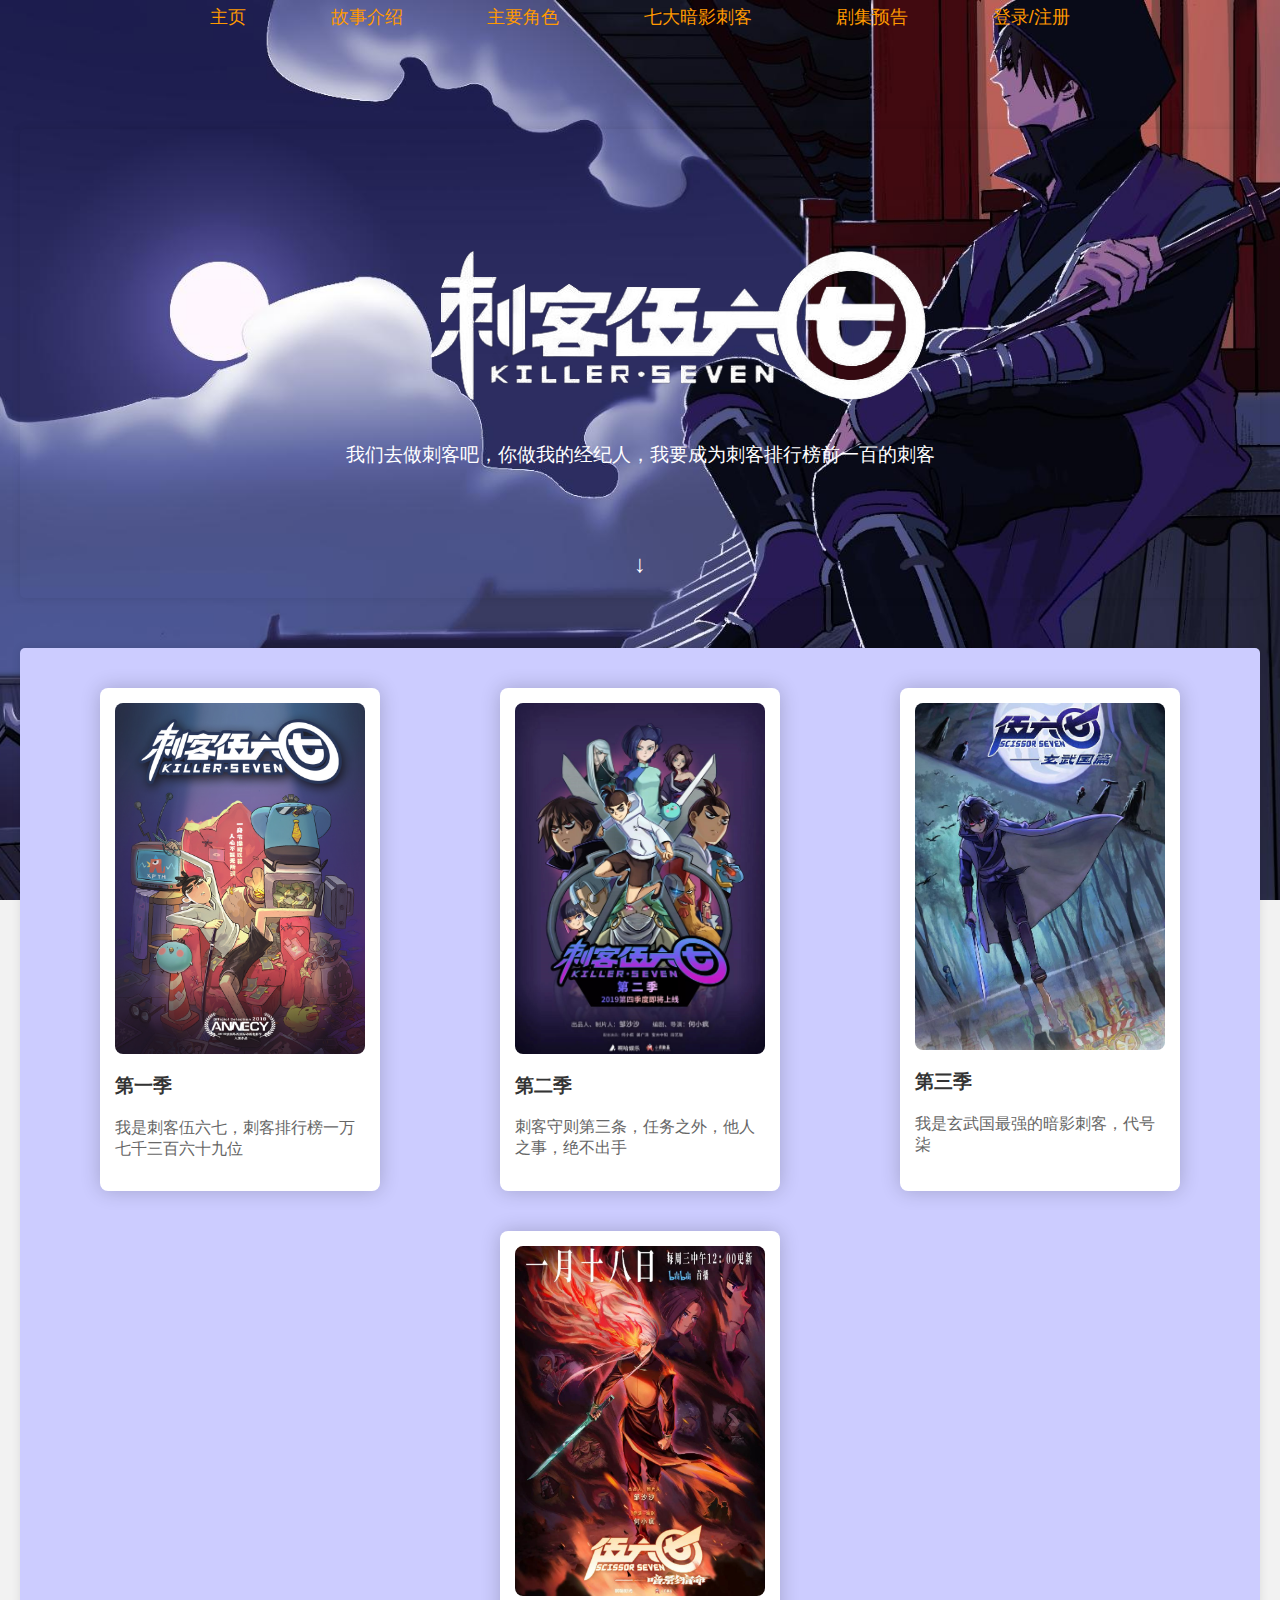
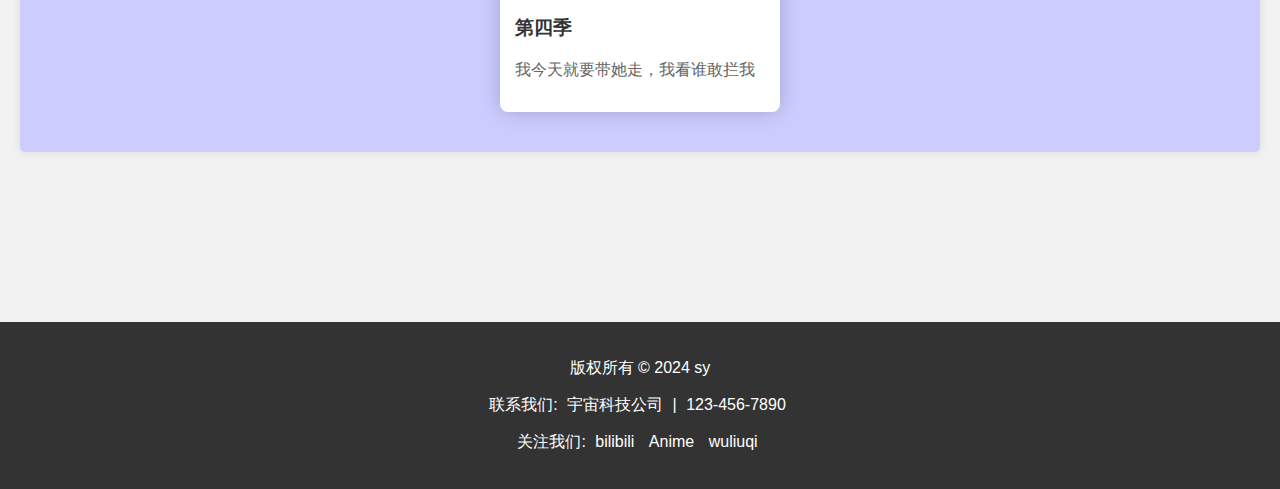
<file: index.html>
<!DOCTYPE html>
<html>

<head>
    <meta charset="UTF-8">
    <meta http-equiv="X-UA-Compatible" content="IE=edge">
    <meta name="viewport" content="width=device-width, initial-scale=1, maximum-scale=1, user-scalable=no">
    <title>主页</title>
    <link rel="stylesheet" type="text/css" href="CSS/index.css">
    <link rel="stylesheet" type="text/css" href="CSS/style.css">
</head>

<body>
        <nav>
            <ul>
                <li><a href="index.html">主页</a></li>
				<li><a href="Files/album.html">故事介绍</a></li>
                <li><a href="Files/playlists.html">主要角色</a></li>
                <li><a href="Files/playlist_detail.html">七大暗影刺客</a></li>
                <li><a href="Files/yugao.html">剧集预告</a></li>
                <li><a href="Files/denglu.html">登录/注册</a></li>
            </ul>
        </nav>
    <main>
        <section id="hero">
            <img src="images/biaoti-removebg-preview.png">
            <p>我们去做刺客吧，你做我的经纪人，我要成为刺客排行榜前一百的刺客</p>
            <div id="scroll-down">↓</div>
        </section>
        <section id="featured-playlists">
            <div class="playlist-card">
                <img src="images/diyiji.jpeg"alt="第一季">
                <h3>第一季</h3>
                <p>我是刺客伍六七，刺客排行榜一万七千三百六十九位</p>
            </div>
            <div class="playlist-card">
                <img src="images/dierji.jpg" alt="第二季">
                <h3>第二季</h3>
                <p>刺客守则第三条，任务之外，他人之事，绝不出手</p>
            </div>
            <div class="playlist-card">
                <img src="images/disanji.jpeg" alt="第三季">
                <h3>第三季</h3>
                <p>我是玄武国最强的暗影刺客，代号柒</p>
            </div>
            <div class="playlist-card">
                <img src="images/disiji.jpeg" alt="第四季">
                <h3>第四季</h3>
                <p>我今天就要带她走，我看谁敢拦我</p>
            </div>
        </section>
        <div id="content-bottom-margin"></div>
    </main>
	<div class="page-footer">  
        <p>版权所有 &copy; 2024 sy</p>  
        <p>联系我们: <a href="#">宇宙科技公司</a> | <a href="tel:1234567890">123-456-7890</a></p>  
        <p>关注我们: <a href="#">bilibili</a> <a href="#">Anime</a> <a href="#">wuliuqi</a></p>  
    </div>  

    <script src="JS/index.js"></script>
</body>

</html>
</file>
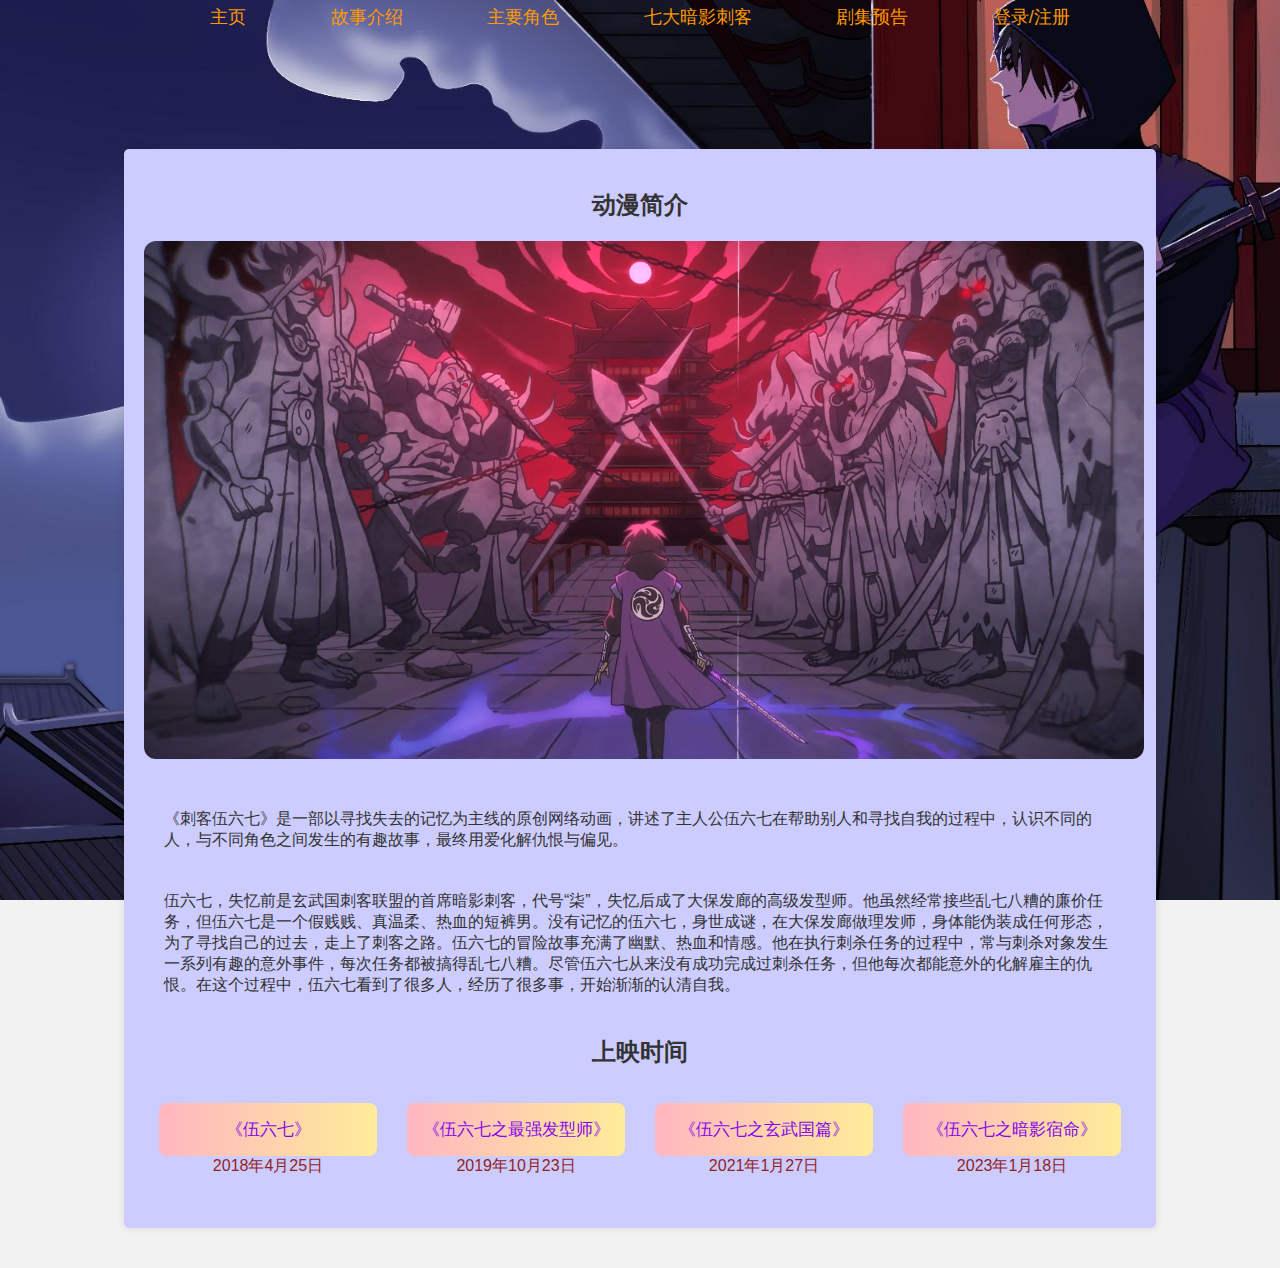
<file: Files/album.html>
<!DOCTYPE html>
<html>

<head>
    <meta charset="UTF-8">
    <meta name="viewport" content="width=device-width, initial-scale=1.0">
    <title>故事介绍</title>
	<link rel="stylesheet" type="text/css" href="../CSS/album.css">
	<link rel="stylesheet" type="text/css" href="../CSS/style.css">
</head>

<body>
	<nav>
		<ul>
			<li><a href="../index.html">主页</a></li>
			<li><a href="album.html">故事介绍</a></li>
			<li><a href="playlists.html">主要角色</a></li>
			<li><a href="playlist_detail.html">七大暗影刺客</a></li>           
			<li><a href="yugao.html">剧集预告</a></li>
			<li><a href="denglu.html">登录/注册</a></li>
		</ul>
	</nav>
    <main>
        <section id="album-Anime">
            <h2>动漫简介</h2>
            <img src="../images/jieshao.jpeg" alt="动漫封面">
            <p class="container">《刺客伍六七》是一部以寻找失去的记忆为主线的原创网络动画，讲述了主人公伍六七在帮助别人和寻找自我的过程中，认识不同的人，与不同角色之间发生的有趣故事，最终用爱化解仇恨与偏见。</p>
			<p class="container">伍六七，失忆前是玄武国刺客联盟的首席暗影刺客，代号“柒”，失忆后成了大保发廊的高级发型师。他虽然经常接些乱七八糟的廉价任务，但伍六七是一个假贱贱、真温柔、热血的短裤男。没有记忆的伍六七，身世成谜，在大保发廊做理发师，身体能伪装成任何形态，为了寻找自己的过去，走上了刺客之路。伍六七的冒险故事充满了幽默、热血和情感。他在执行刺杀任务的过程中，常与刺杀对象发生一系列有趣的意外事件，每次任务都被搞得乱七八糟。尽管伍六七从来没有成功完成过刺杀任务，但他每次都能意外的化解雇主的仇恨。在这个过程中，伍六七看到了很多人，经历了很多事，开始渐渐的认清自我。</p>		
            <h2>上映时间</h2>
            <ul>
                <li><a href="https://www.bilibili.com/bangumi/play/ss6360?spm_id_from=333.337.0.0" target="_blank">《伍六七》</a>
                    2018年4月25日</li>
                <li><a href="https://www.bilibili.com/bangumi/play/ss28510?spm_id_from=333.337.0.0" target="_blank">《伍六七之最强发型师》</a>
                    2019年10月23日</li>
                <li><a href="https://www.bilibili.com/bangumi/play/ss36594?spm_id_from=333.337.0.0" target="_blank">《伍六七之玄武国篇》</a>
                    2021年1月27日</li>
                <li><a href="https://www.bilibili.com/bangumi/play/ss44176?spm_id_from=333.337.0.0" target="_blank">《伍六七之暗影宿命》</a>
                    2023年1月18日</li>
            </ul>
        </section>
    </main>
</body>

</html>
</file>
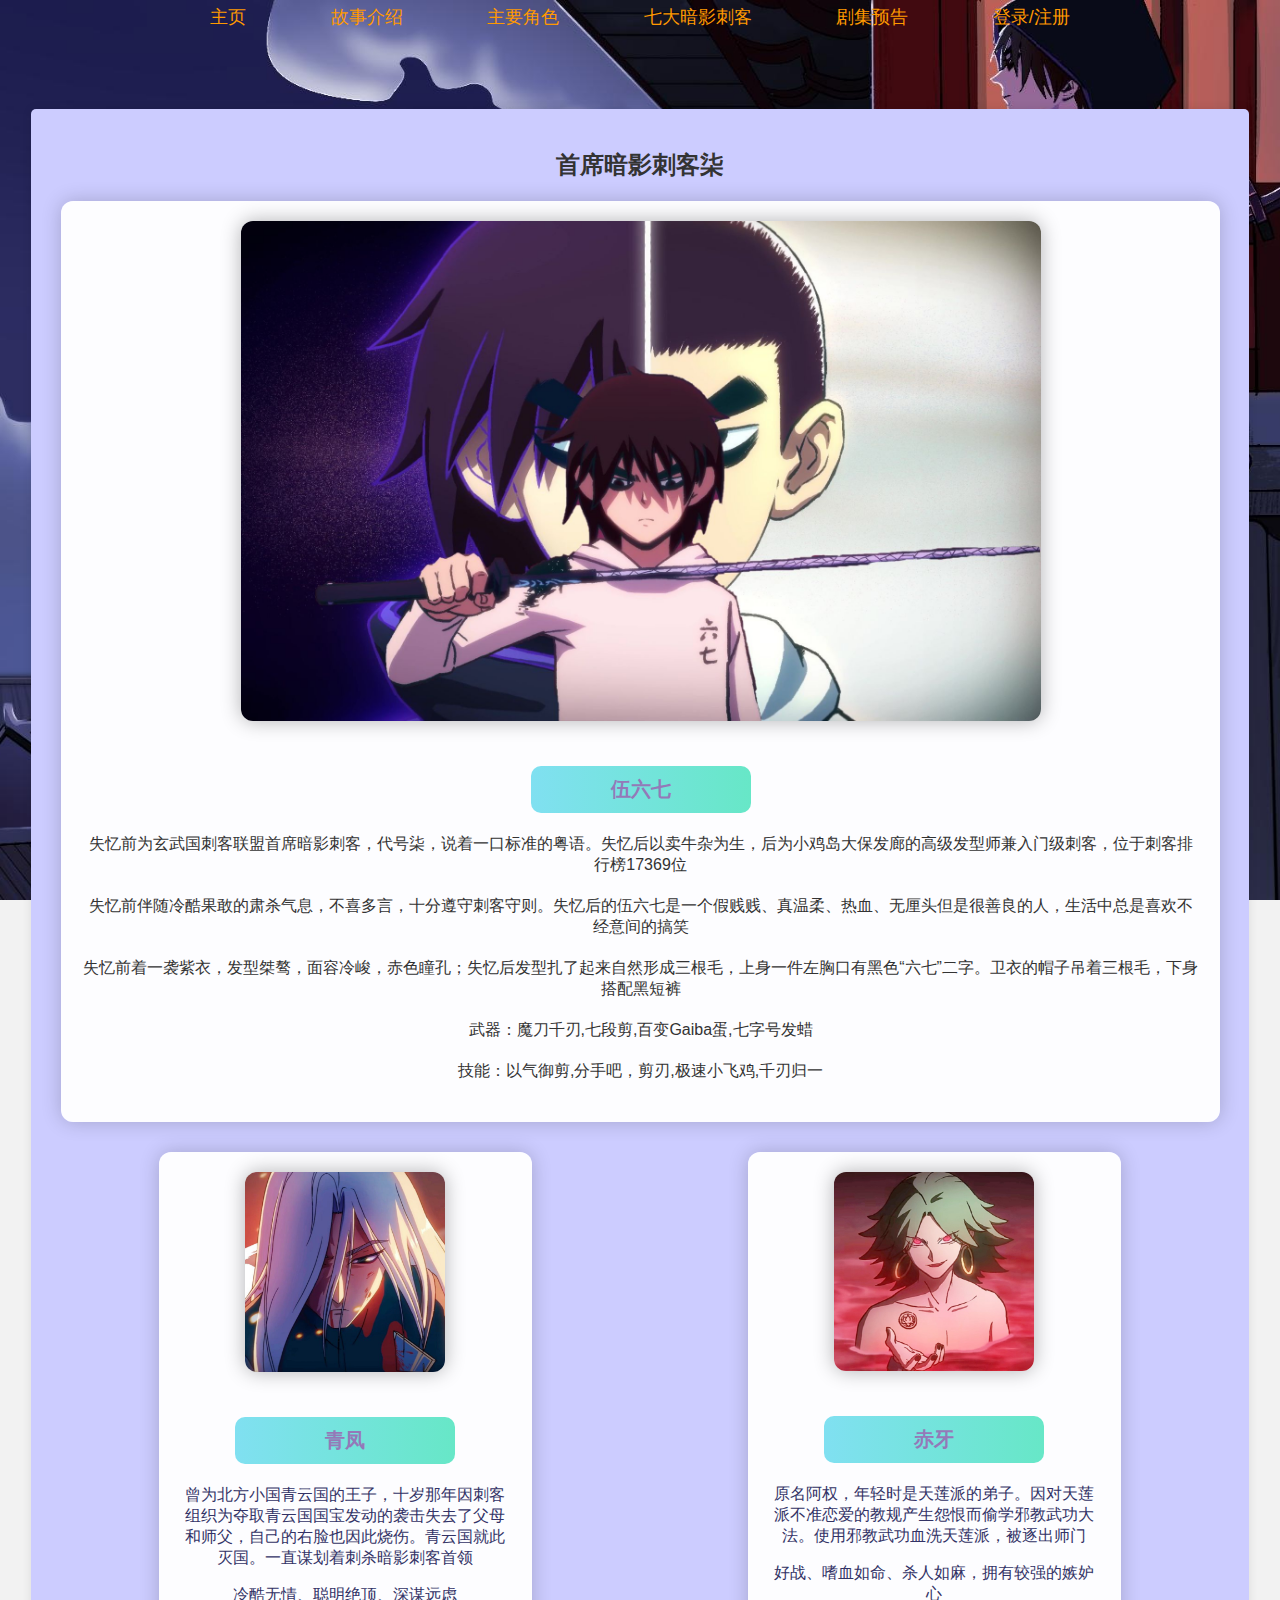
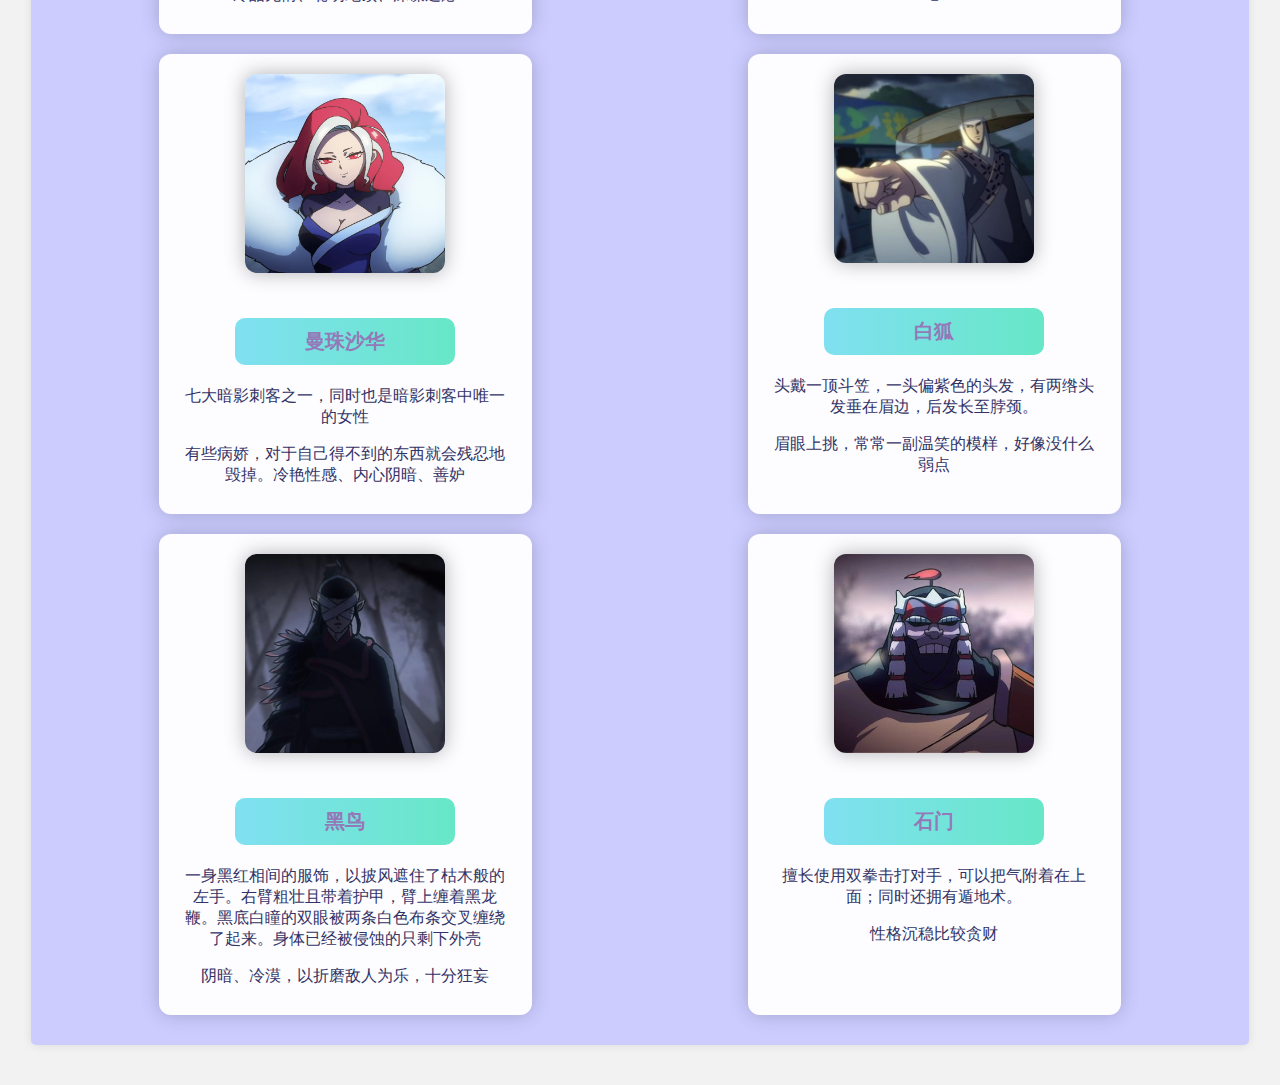
<file: Files/playlist_detail.html>
<!DOCTYPE html>
<html lang="zh">

<head>
    <meta charset="UTF-8">
    <meta name="viewport" content="width=device-width, initial-scale=1.0">
    <title>七大暗影刺客</title>
    <link rel="stylesheet" type="text/css" href="../CSS/playlist_detail.css">
    <link rel="stylesheet" type="text/css" href="../CSS/style.css">
</head>

<body>
        <nav>
            <ul>
                <li><a href="../index.html">主页</a></li>
				<li><a href="album.html">故事介绍</a></li>
                <li><a href="playlists.html">主要角色</a></li>
                <li><a href="playlist_detail.html">七大暗影刺客</a></li>
                <li><a href="yugao.html">剧集预告</a></li>
                <li><a href="denglu.html">登录/注册</a></li>
            </ul>
        </nav>
    <main>
        <section>
            <h2>首席暗影刺客柒</h2>
			<div class="qi-card">
				<img src="../images/wuliuqi1.jpg" alt="柒">
				<div class="favorites-list">
					<div class="favorites-item">伍六七</div>
				</div>
				<div>
				<p>失忆前为玄武国刺客联盟首席暗影刺客，代号柒，说着一口标准的粤语。失忆后以卖牛杂为生，后为小鸡岛大保发廊的高级发型师兼入门级刺客，位于刺客排行榜17369位</p>
				<p>失忆前伴随冷酷果敢的肃杀气息，不喜多言，十分遵守刺客守则。失忆后的伍六七是一个假贱贱、真温柔、热血、无厘头但是很善良的人，生活中总是喜欢不经意间的搞笑</p>
				<p>失忆前着一袭紫衣，发型桀骜，面容冷峻，赤色瞳孔；失忆后发型扎了起来自然形成三根毛，上身一件左胸口有黑色“六七”二字。卫衣的帽子吊着三根毛，下身搭配黑短裤</p>
				<p>武器：魔刀千刃,七段剪,百变Gaiba蛋,七字号发蜡</p>
				<p>技能：以气御剪,分手吧，剪刃,极速小飞鸡,千刃归一</p>
				</div>
			</div>
            <div class="song-list">
                <div class="song-card">
                    <img src="../images/qingfeng.jpeg">
					<div class="favorites-list">
						<div class="favorites-item">青凤</div>
					</div>
                    <p>曾为北方小国青云国的王子，十岁那年因刺客组织为夺取青云国国宝发动的袭击失去了父母和师父，自己的右脸也因此烧伤。青云国就此灭国。一直谋划着刺杀暗影刺客首领</p>
                    <p>冷酷无情、聪明绝顶、深谋远虑</p>
                </div>
                <div class="song-card">
                    <img src="../images/chiya.jpeg">
					<div class="favorites-list">
						<div class="favorites-item">赤牙</div>
					</div>
                    <p>原名阿权，年轻时是天莲派的弟子。因对天莲派不准恋爱的教规产生怨恨而偷学邪教武功大法。使用邪教武功血洗天莲派，被逐出师门</p>
                    <p>好战、嗜血如命、杀人如麻，拥有较强的嫉妒心</p>
                </div>
                <div class="song-card">
                    <img src="../images/manzhushahua.png">
					<div class="favorites-list">
						<div class="favorites-item">曼珠沙华</div>
					</div>
                    <p>七大暗影刺客之一，同时也是暗影刺客中唯一的女性</p>
                    <p>有些病娇，对于自己得不到的东西就会残忍地毁掉。冷艳性感、内心阴暗、善妒</p>
                </div>
                <div class="song-card">
                    <img src="../images/baihu.jpeg">
					<div class="favorites-list">
						<div class="favorites-item">白狐</div>
					</div>
                    <p>头戴一顶斗笠，一头偏紫色的头发，有两绺头发垂在眉边，后发长至脖颈。</p>
                    <p>眉眼上挑，常常一副温笑的模样，好像没什么弱点</p>
                </div>
                <div class="song-card">
                    <img src="../images/heiniao.jpg">
					<div class="favorites-list">
						<div class="favorites-item">黑鸟</div>
					</div>
                    <p>一身黑红相间的服饰，以披风遮住了枯木般的左手。右臂粗壮且带着护甲，臂上缠着黑龙鞭。黑底白瞳的双眼被两条白色布条交叉缠绕了起来。身体已经被侵蚀的只剩下外壳</p>
                    <p>阴暗、冷漠，以折磨敌人为乐，十分狂妄</p>
                </div>
                <div class="song-card">
                    <img src="../images/shimen.jpeg">
					<div class="favorites-list">
						<div class="favorites-item">石门</div>
					</div>
                    <p>擅长使用双拳击打对手，可以把气附着在上面；同时还拥有遁地术。</p>
                    <p>性格沉稳比较贪财</p>
                </div>
            </div>
        </section>
    </main>
    <script src="playlist_detail.html"></script>
</body>

</html>
</file>
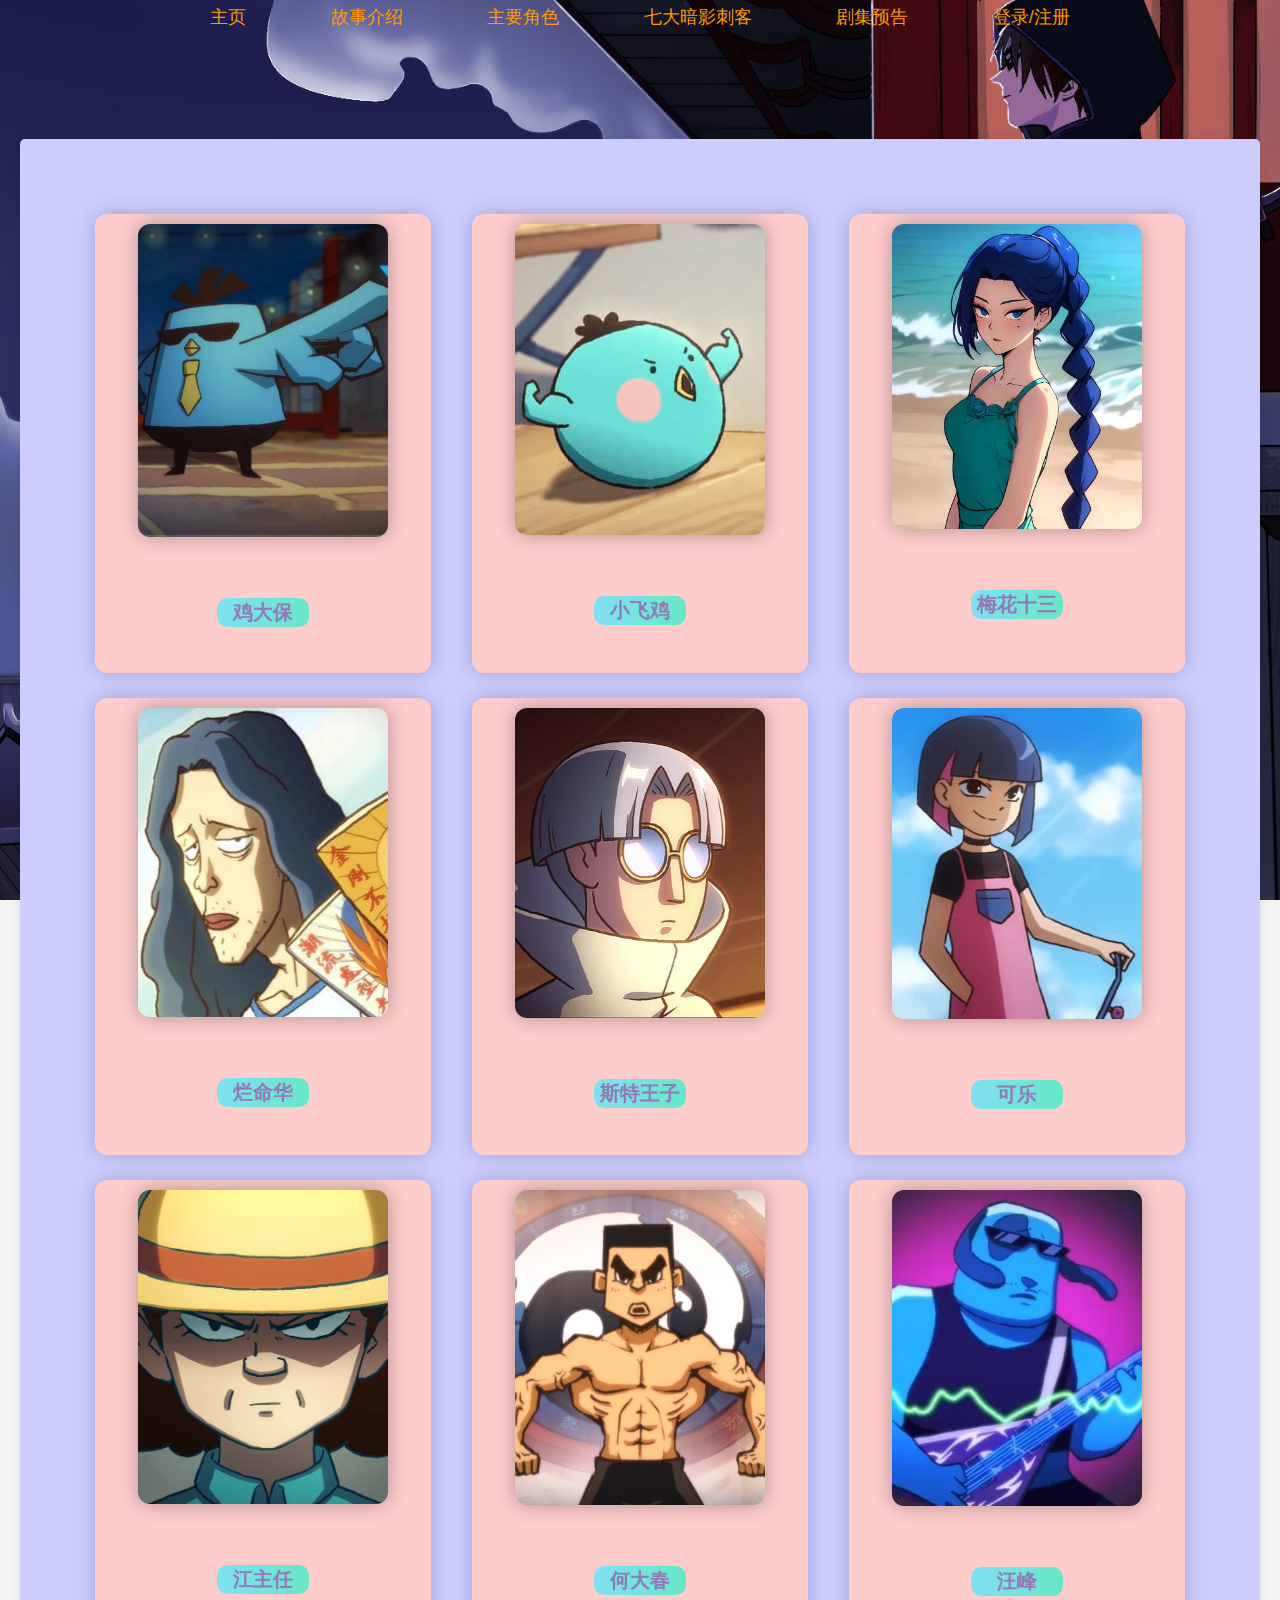
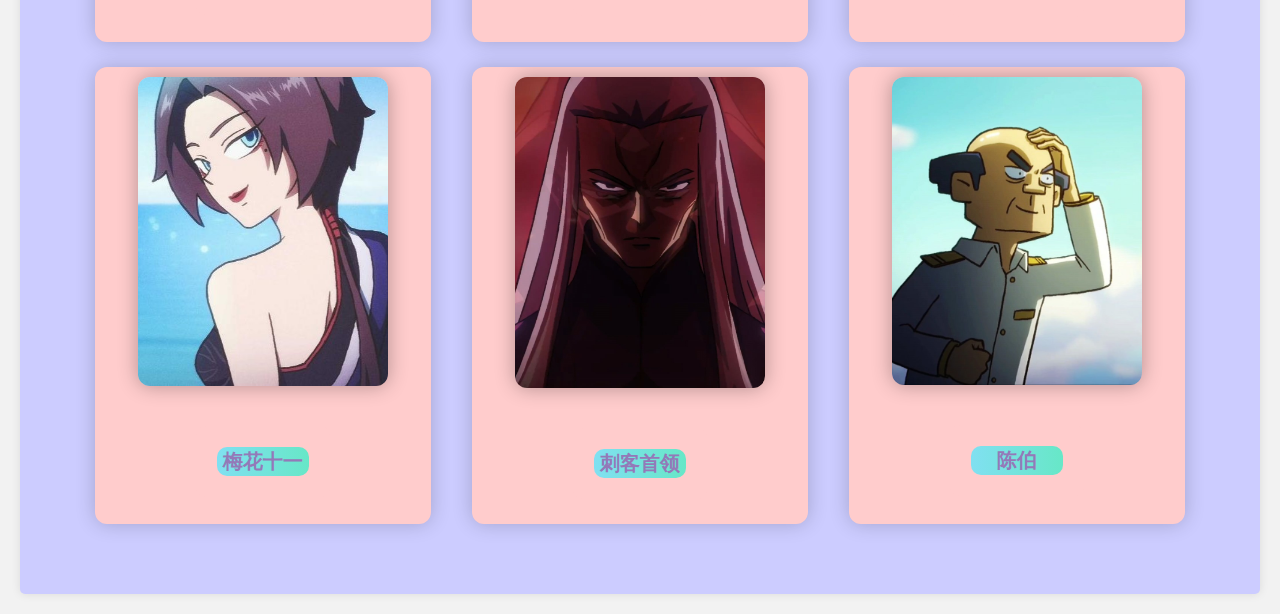
<file: Files/playlists.html>
<!DOCTYPE html>
<html>

<head>
    <meta charset="UTF-8">
    <meta name="viewport" content="width=device-width, initial-scale=1.0">
    <title>主要角色</title>
    <link rel="stylesheet" type="text/css" href="../CSS/playlists.css">
    <link rel="stylesheet" type="text/css" href="../CSS/style.css">
</head>

<body>
        <nav>
            <ul>
                <li><a href="../index.html">主页</a></li>
				<li><a href="album.html">故事介绍</a></li>
                <li><a href="playlists.html">主要角色</a></li>
                <li><a href="playlist_detail.html">七大暗影刺客</a></li>
                <li><a href="yugao.html">剧集预告</a></li>
                <li><a href="denglu.html">登录/注册</a></li>
            </ul>
        </nav>
    <main>
		<br><br><br><br><br>
        <section class="playlist-section">

            <div class="playlist-card">
				<img src="../images/jidabao.jpeg" alt="鸡大保">
				<div class="favorites-list">
					<div class="favorites-item">鸡大保</div>
				</div>
            </div>
            <div class="playlist-card">
                <img src="../images/xiaofeiji.jpeg" alt="小飞鸡">
				<div class="favorites-list">
					<div class="favorites-item">小飞鸡</div>
				</div>
            </div>
            <div class="playlist-card">
                <img src="../images/meihua13.jpeg" alt="梅花十三">
				<div class="favorites-list">
					<div class="favorites-item">梅花十三</div>
				</div>
            </div>
            <div class="playlist-card">
                <img src="../images/lanminghua.jpeg" alt="烂命华">
                <div class="favorites-list">
					<div class="favorites-item">烂命华</div>
				</div>
            </div>
			<div class="playlist-card">
                <img src="../images/wangzi.jpeg" alt="斯特王子">
                <div class="favorites-list">
					<div class="favorites-item">斯特王子</div>
				</div>
            </div>
			<div class="playlist-card">
                <img src="../images/kele.jpg" alt="可乐">
                <div class="favorites-list">
					<div class="favorites-item">可乐</div>
				</div>
            </div>
			<div class="playlist-card">
                <img src="../images/jiangzhuren.png" alt="江主任">
                <div class="favorites-list">
					<div class="favorites-item">江主任</div>
				</div>
            </div>
			<div class="playlist-card">
                <img src="../images/hedachun.jpg" alt="何大春">
                <div class="favorites-list">
					<div class="favorites-item">何大春</div>
				</div>
            </div>
			<div class="playlist-card">
                <img src="../images/wangfeng.jpeg" alt="汪峰">
                <div class="favorites-list">
					<div class="favorites-item">汪峰</div>
				</div>
            </div>
			<div class="playlist-card">
                <img src="../images/meihua11.jpeg" alt="梅花11">
                <div class="favorites-list">
					<div class="favorites-item">梅花十一</div>
				</div>
            </div>
			<div class="playlist-card">
                <img src="../images/cikeshouling.jpg" alt="刺客首领">
                <div class="favorites-list">
					<div class="favorites-item">刺客首领</div>
				</div>
            </div>
			<div class="playlist-card">
                <img src="../images/chenbo.jpg" alt="陈伯">
                <div class="favorites-list">
					<div class="favorites-item">陈伯</div>
				</div>
            </div>
        </section>
    </main>
    <script src="../JS/playlists.js"></script>
</body>

</html>
</file>
<file: CSS/index.css>
body {
  font-family: 'Arial', sans-serif;
  margin: 0;
  padding: 0;
  background-image: url(../images/背景.jpg);
  background-size: cover;
  background-attachment: fixed;
  background-repeat: no-repeat;
  background-position: center;
  overflow-x: hidden;
  margin-top: 50px;
}

nav {
  text-align: center;
  margin-top: 5px;
}

nav ul {
  list-style: none;
  padding: 0;
  margin: 0;
}

nav ul li {
  display: inline;
  margin-right: 20px;
}

nav ul li a {
  text-decoration: none;
  color: #fff;
  transition: color 0.3s ease;
}

nav ul li a:hover {
  color: #ffd700;
}

main {
  text-align: center;
  margin-top: 80px;
}

#hero {
  background: no-repeat;
  color: #fff;
  padding: 100px 0;
  text-align: center;
  position: relative;
  margin-bottom: 50px;
}

#hero h1 {
  font-size: 3em;
  margin-bottom: 20px;
}

#hero p {
  font-size: 1.2em;
  margin-bottom: 30px;
}

#scroll-down {
  position: absolute;
  bottom: 20px;
  left: 50%;
  transform: translateX(-50%);
  font-size: 24px;
  cursor: pointer;
  color: #fff;
}

#featured-playlists {
  display: flex;
  justify-content: space-around;
  flex-wrap: wrap;
  padding: 20px;
  margin-bottom: 50px;
}

#content-bottom-margin {
  height: 100px;
}

.playlist-card {
  background-color: #fff;
  border-radius: 8px;
  margin: 20px;
  padding: 15px;
  box-shadow: 0 0 20px rgba(0, 0, 0, 0.2);
  width: 250px;
  text-align: left;
  transition: transform 0.3s ease, box-shadow 0.3s ease;
  position: relative;
  overflow: hidden;
}

.playlist-card:hover {
  transform: scale(1.05);
  box-shadow: 0 0 30px rgba(0, 0, 0, 0.3);
}

.playlist-card img {
  border-radius: 8px;
  width: 100%;
  height: auto;
  transition: transform 0.3s ease;
}

.playlist-card:hover img {
  transform: scale(1.1);
}

.playlist-card h3 {
  margin-top: 15px;
  color: #333;
}

.playlist-card p {
  color: #666;
}

.playlist-card div a {
  color: #7fe9e9;
  transition: color 0.3s ease;
}

.playlist-card div a:hover {
  color: #ffd700;
}

footer span {
  font-size: 12px;
}
</file>
<file: CSS/style.css>
.container {
    max-width: 1200px;
    margin: 0 auto;
}

body {
    font-family: Arial, sans-serif;
    background-color: #f2f2f2;
    margin: 0;
    padding: 0;
    background-image: url(../images/背景.jpg);
    background-size: cover;
    background-attachment: fixed;
    background-repeat: no-repeat;
    background-position: center;
}
nav ul {
    list-style: none;
    margin: 0;
    padding: 0;
}

nav ul li {
    display: inline;
    margin-right: 40px;
    padding-left: 40px;
    font-size: 18px;
}

nav ul li a {
    color:#ff9900;
    text-decoration: none;
}

nav ul li a:hover {
    color:#FF0000;
}

main {
    padding: 20px;
}

section {
    background-color: #CCCCFF;
    margin-bottom: 20px;
    padding: 20px;
    box-shadow: 0 0 10px rgba(0, 0, 0, 0.1);
    border-radius: 5px;
}

h2 {
    color: #333;
    font-size: 24px;
}

ul {
    list-style: none;
    padding: 0;
}

li {
    margin: 10px 0;
}
/* 简单的页面底部样式 */  
.page-footer {  
	background-color: #333;  
	color: #fff;  
	padding: 20px;  
	text-align: center;  
	font-family: Arial, sans-serif;  
	box-sizing: border-box;
}  

.page-footer a {  
	color: #fff;  
	text-decoration: none;  
	margin: 0 5px;  
}  

.page-footer a:hover {  
	color: #ddd;  
}  

/* 响应式布局 */  
@media (max-width: 600px) {  
	.page-footer {  
		padding: 10px;  
	}  
}
</file>
<file: CSS/album.css>
body {
   font-family: 'Arial', sans-serif;
   margin: 0;
   padding: 0;
   background-image: url(../images/背景.jpg);
   background-size: cover;
   background-attachment: fixed;
   background-repeat: no-repeat;
   background-position: center;
   color: #fff;
   overflow-x: hidden;
   display: flex;
   flex-direction: column;
   align-items: center;
   min-height: 100px;
 }

 nav {
   text-align: center;
   margin-top: 5px;
 }

 nav ul {
   list-style: none;
   padding: 0;
   margin: 0;
 }

 nav ul li {
   display: inline;
   margin-right: 20px;
 }

 nav ul li a {
   text-decoration: none;
   color: #fff;
 }

 nav ul li a:hover {
   color: #4e9ffc;
 }

 nav ul li a:active {
   color: #9641f8;
 }

 main {
   display: flex;
   flex-direction: column;
   align-items: center;
   justify-content: center;
   margin-top: 80px;
 }

 .container {
   text-align: left;
   max-width: 800px;
   margin: 0 auto;
   padding: 20px;
 }

 section {
   border-radius: 12px;
   margin: 20px auto;
   padding: 40px;
   width: 80%;
   text-align: center;
 }

 section img {
   border-radius: 12px;
   width: 1000px;
   height: auto;
   margin: 0 auto 30px;
   display: block;
 }

 section h2,
 section p {
   color: #333;
 }

 section p:last-child {
   margin-bottom: 0;
 }

 section ul {
   list-style: none;
   padding: 0;
   display: flex;
   flex-wrap: wrap;
   justify-content: center;
 }

 section ul li {
   margin: 15px;
   flex: 1 1 200px;
   color: #921f1f;
 }

 section ul li a {
   color: #8608ec;
   text-decoration: none;
   font-size: 17px;
   display: block;
   padding: 15px;
   border-radius: 8px;
   background: linear-gradient(to right, #ffb6c1, #ffec99);
   transition: background 0.3s ease;
 }

 section ul li a:hover {
   background: linear-gradient(to right, #ffec99, #ffb6c1);
   color: #f53708;
 }

 section ul li a:active {
   background: linear-gradient(to right, #ffb6c1, #ffec99);
 }
</file>
<file: CSS/playlist_detail.css>
body {
  font-family: 'Arial', sans-serif;
  margin: 0;
  padding: 0;
  background-image: url(../images/背景.jpg);
  background-size: cover;
  background-attachment: fixed;
  background-repeat: no-repeat;
  background-position: center;
  color: #fff;
  overflow-x: hidden;
  display: flex;
  flex-direction: column;
  align-items: center;
  min-height: 100vh;
}

nav {
  text-align: center;
  margin-top: 5px;
}

nav ul {
  list-style: none;
  padding: 0;
  margin: 0;
}

nav ul li {
  display: inline;
  margin-right: 20px;
}

nav ul li a {
  text-decoration: none;
  color: #fff;
  font-size: 18px;
  transition: color 0.3s ease;
}

nav ul li a:hover {
  color: #ffd700;
}

main {
  display: flex;
  flex-direction: column;
  align-items: center;
  justify-content: center;
  margin-top: 40px;
}

div div img {
  width: 200PX;
}

section {
  background-color: rgba(255, 255, 255, 0.9);
  border-radius: 12px;
  margin: 20px auto;
  padding: 40px;
  box-shadow: 0 0 20px rgba(0, 0, 0, 0.2);
  width: 95%;
  text-align: center;
}

section img {
  border-radius: 12px;
  width: 800px;
  height: auto;
  margin: 0 auto 40px;
  display: block;
  box-shadow: 0 0 20px rgba(0, 0, 0, 0.3);
}

section h2,
section p {
  color: #333;
  margin-bottom: 20px;
}

.qi-card {
  background-color: rgba(255, 255, 255, 0.95);
  border-radius: 12px;
  margin: 10px;
  padding: 20px;
  box-shadow: 0 0 20px rgba(0, 0, 0, 0.2);
  width: 95%;
  text-align: center;
  transition: transform 0.3s ease, box-shadow 0.3s ease;
}
.qi-card:hover {
  transform: scale(1.05);
  box-shadow: 0 0 30px rgba(0, 0, 0, 0.3);
}

.song-list {
  display: flex;
  flex-wrap: wrap;
  justify-content: space-around;
  margin-top: 20px;
}

.song-card {
  background-color: rgba(255, 255, 255, 0.95);
  border-radius: 12px;
  margin: 10px;
  padding: 20px;
  box-shadow: 0 0 20px rgba(0, 0, 0, 0.2);
  width: calc(30% - 20px);
  text-align: center;
  transition: transform 0.3s ease, box-shadow 0.3s ease;
}

.song-card:hover {
  transform: scale(1.05);
  box-shadow: 0 0 30px rgba(0, 0, 0, 0.3);
}

.song-card p {
  color:#333366;
  font-size: 16px;
  margin-bottom: 8px;
}

.favorites-list {
  display: block; /* 或者使用 flex，取决于你的布局需求 */  
  margin-left: auto;  
  margin-right: auto;  
  display: flex;
  justify-content: space-around;
  flex-wrap: wrap;
}

.favorites-item {
   font-weight:800;
  font-size: 20px; /* 这里设置字体大小 */
  background: linear-gradient(to right, #80e0f1, #67e7c7);
  color: #9479b8;
  padding: 10px;
  margin: 5px;
  border-radius: 10px;
  cursor: pointer;
  transition: background-color 0.3s ease;
  text-align: center;
  width: 200px;
}

.favorites-item:hover {
  background: linear-gradient(to right, #e7f33d, #faad06);
  color: #f85d2e;
}
</file>
<file: CSS/playlists.css>
body {
  font-family: 'Arial', sans-serif;
  margin: 0;
  padding: 0;
  background-color: #222;
  background-image: url(../images/背景.jpg);
  color: #000000;
}

nav {
  text-align: center;
  margin-top: 5px;
}

ul {
  list-style: none;
  padding: 0;
}

li {
  display: inline;
  margin: 0 15px;
}

a {
  text-decoration: none;
  color: #7fe9e9;
  font-size: 18px;
}

main {
  padding: 20px;
  text-align: center;
}

.page-title {
  text-align: center;
  font-family: 'Arial', sans-serif;
  color: #fff;
}

section {
  display: flex;
  justify-content: space-around;
  flex-wrap: wrap;
}

.playlist-section {
  display: flex;
  flex-wrap: wrap;
  justify-content: space-between;
  max-width: 1600px;
  margin: 0 auto;
  padding: 60px;
}

.playlist-card {
  width: calc(30% - 20px);
  margin-bottom: 10px;
  position: relative;  
  transform-style: preserve-3d;  
  border-radius: 12px;
  padding: 10px;
  box-shadow: 0 0 20px rgba(0, 0, 0, 0.2);
  text-align: center;
  transition: transform 0.3s ease, box-shadow 0.3s ease;
}

.card-front, .card-back {  
    position: absolute;  
    width: 100%;  
    height: 100%;  
    backface-visibility: hidden; /* 隐藏背面元素 */  
}  

.playlist-card-front,  
.playlist-card-back {  
    position: absolute;  
    width: 100%;  
    height: 100%;  
    backface-visibility: hidden;    
}  

.playlist-card-front {   
    z-index: 2;  
    transform: rotateY(0deg);  
}  
  
.playlist-card-back {    
    transform: rotateY(180deg);  
}  

.playlist-card:hover {  
    transform: rotateY(180deg); /* 鼠标悬停时翻转到背面 */  
}

div {
  background-color:#FFCCCC;
  padding: 20px;
  margin: 15px;
  border-radius: 10px;
  width: 30%;
  text-align: left;
  position: relative;
  overflow: hidden;
  transition: transform 0.3s ease-in-out;
}

div:hover {
  transform: scale(1.05);
}

img {
  width: 250px;
  margin-bottom: 10px;
  transition: opacity 0.3s ease-in-out;
  border-radius: 12px;
  height: auto;
  margin: 0 auto 40px;
  display: block;
  box-shadow: 0 0 20px rgba(0, 0, 0, 0.3);
}

div:hover img {
  opacity: 0.8;
}

.tag {
  display: inline-block;
  padding: 5px 10px;
  background-color: #b1f1f1;
  color: #3f0808;
  border-radius: 10px;
  margin-right: 5px;
  margin-bottom: 5px;
}

div p {
  color: #333;
}

p {
  color: #7fe9e9;
  font-size: 16px;
  line-height: 1.6;
}

.favorites-list {
  display: block; /* 或者使用 flex，取决于你的布局需求 */  
  margin-left: auto;  
  margin-right: auto;  
  display: flex;
  justify-content: space-around;
  flex-wrap: wrap;
}

.favorites-item {
   font-weight:800;
  font-size: 20px; /* 这里设置字体大小 */
  background: linear-gradient(to right, #80e0f1, #67e7c7);
  color: #9479b8;
  padding: 1px;
  margin: 1px;
  border-radius: 10px;
  cursor: pointer;
  transition: background-color 0.3s ease;
  text-align: center;
  width: 200px;
}

.favorites-item:hover {
  background: linear-gradient(to right, #e7f33d, #faad06);
  color: #f85d2e;
}
</file>
